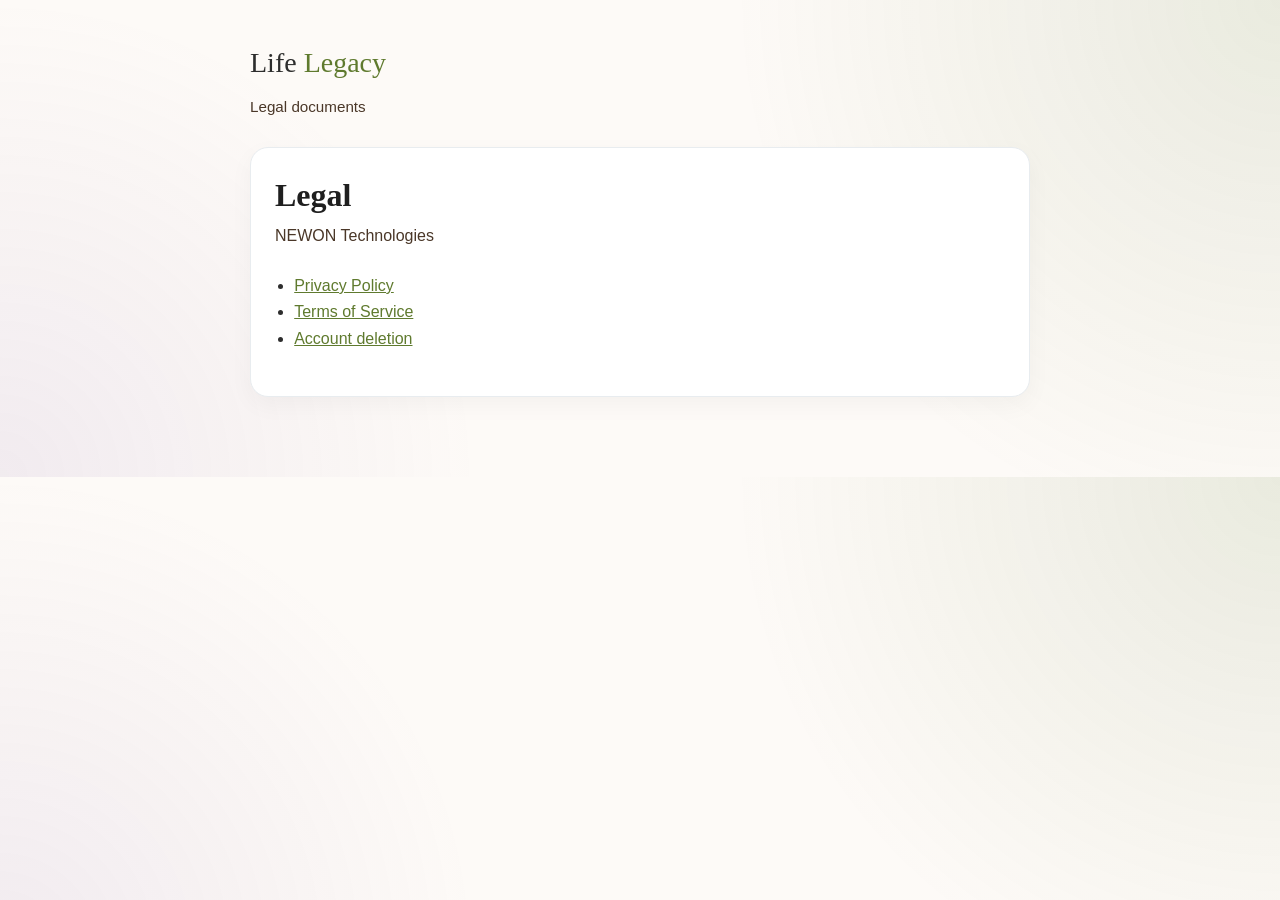
<file: index.html>
<!DOCTYPE html>
<html lang="en">
  <head>
    <meta charset="UTF-8" />
    <meta name="viewport" content="width=device-width, initial-scale=1" />
    <title>Life Legacy — Legal</title>
    <link rel="stylesheet" href="./styles.css" />
  </head>
  <body>
    <main class="wrap">
      <p class="brand">Life <span>Legacy</span></p>
      <p class="eyebrow">Legal documents</p>
      <article class="card">
        <h1>Legal</h1>
        <p class="meta">NEWON Technologies</p>
        <ul>
          <li><a href="./privacy-policy.html">Privacy Policy</a></li>
          <li><a href="./terms-of-service.html">Terms of Service</a></li>
          <li><a href="./account-deletion.html">Account deletion</a></li>
        </ul>
      </article>
    </main>
  </body>
</html>
</file>
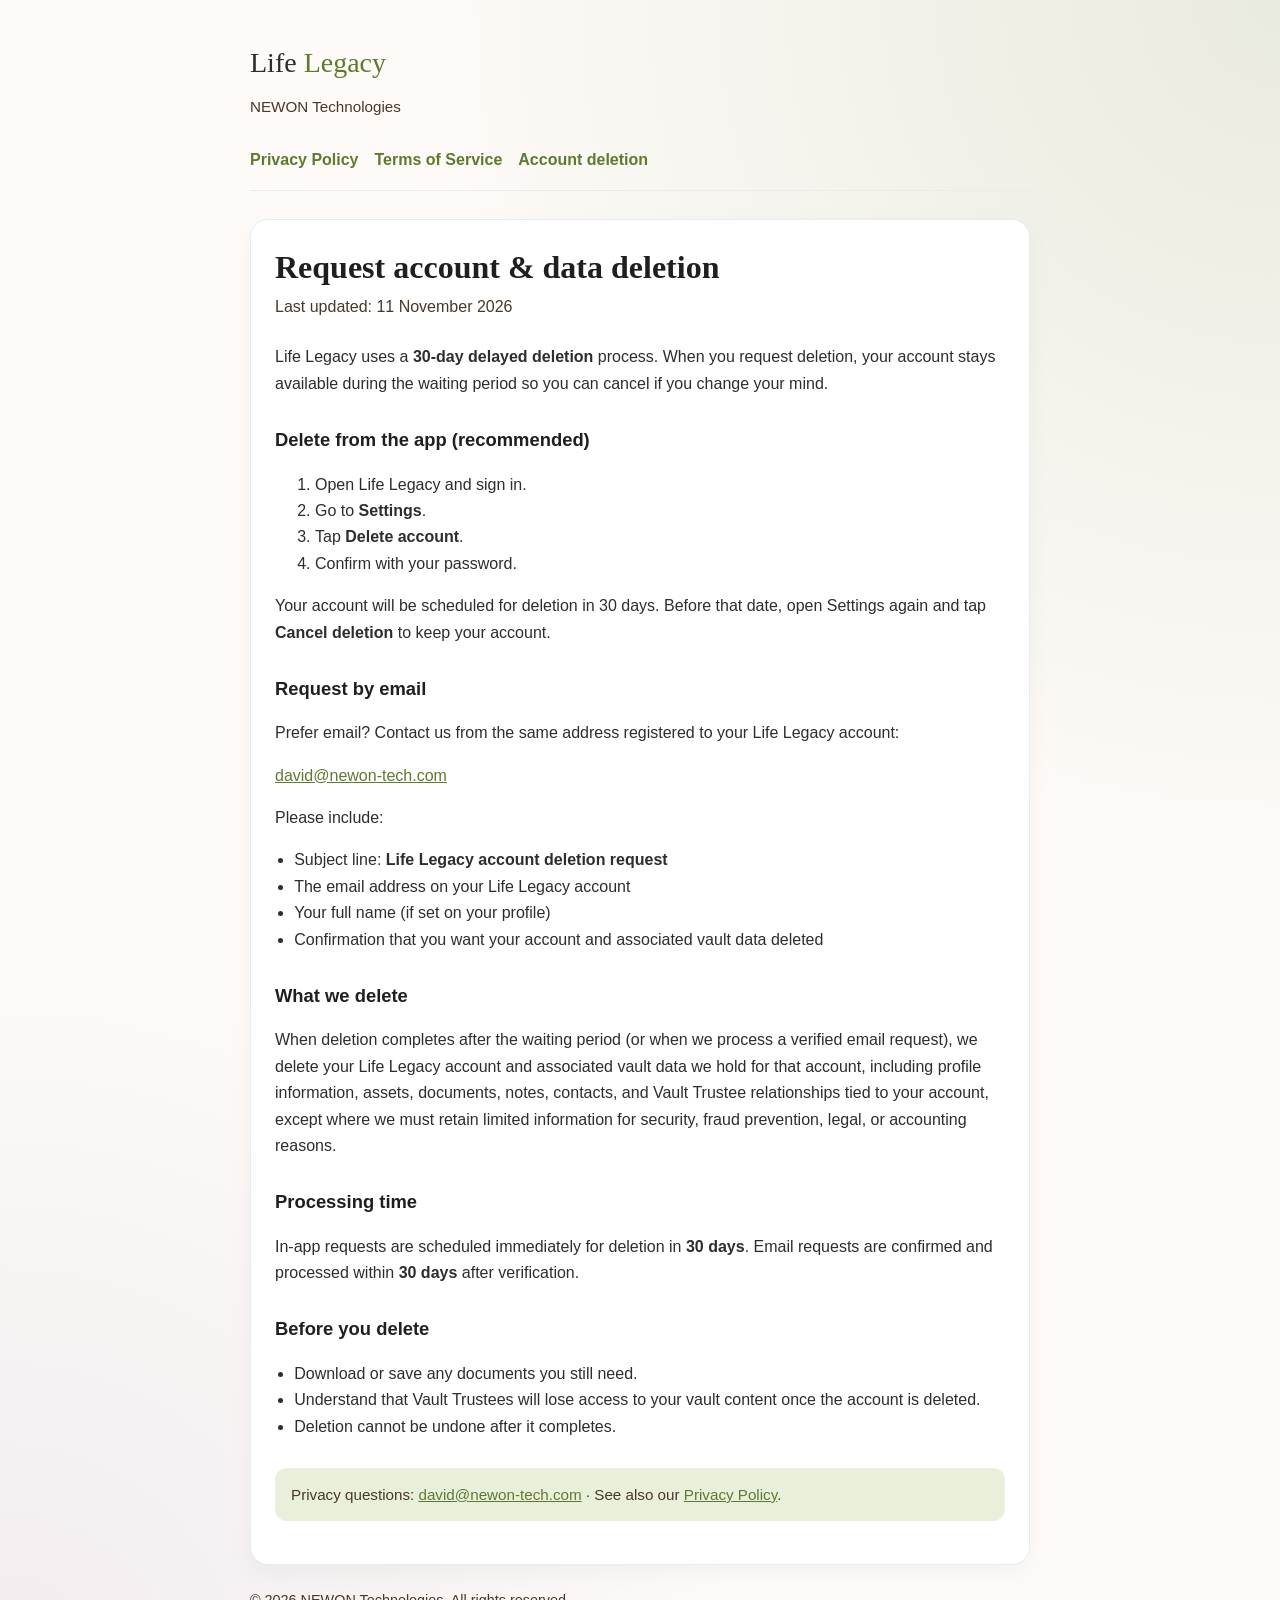
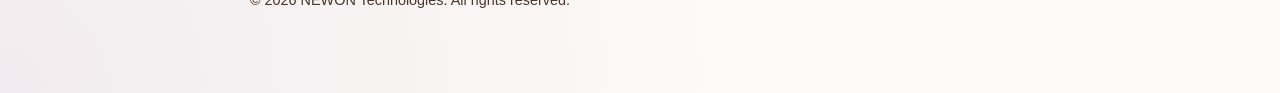
<file: account-deletion.html>
<!DOCTYPE html>
<html lang="en">
  <head>
    <meta charset="UTF-8" />
    <meta name="viewport" content="width=device-width, initial-scale=1" />
    <title>Account Deletion — Life Legacy</title>
    <link rel="stylesheet" href="./styles.css" />
  </head>
  <body>
    <main class="wrap">
      <p class="brand">Life <span>Legacy</span></p>
      <p class="eyebrow">NEWON Technologies</p>
      <nav>
        <a href="./privacy-policy.html">Privacy Policy</a>
        <a href="./terms-of-service.html">Terms of Service</a>
        <a href="./account-deletion.html">Account deletion</a>
      </nav>
      <article class="card">
        <h1>Request account &amp; data deletion</h1>
        <p class="meta">Last updated: 11 November 2026</p>

        <p>
          Life Legacy uses a <strong>30-day delayed deletion</strong> process.
          When you request deletion, your account stays available during the
          waiting period so you can cancel if you change your mind.
        </p>

        <h2>Delete from the app (recommended)</h2>
        <ol>
          <li>Open Life Legacy and sign in.</li>
          <li>Go to <strong>Settings</strong>.</li>
          <li>Tap <strong>Delete account</strong>.</li>
          <li>Confirm with your password.</li>
        </ol>
        <p>
          Your account will be scheduled for deletion in 30 days. Before that
          date, open Settings again and tap <strong>Cancel deletion</strong> to
          keep your account.
        </p>

        <h2>Request by email</h2>
        <p>
          Prefer email? Contact us from the same address registered to your Life
          Legacy account:
        </p>
        <p>
          <a href="mailto:david@newon-tech.com?subject=Life%20Legacy%20account%20deletion%20request">david@newon-tech.com</a>
        </p>
        <p>Please include:</p>
        <ul>
          <li>Subject line: <strong>Life Legacy account deletion request</strong></li>
          <li>The email address on your Life Legacy account</li>
          <li>Your full name (if set on your profile)</li>
          <li>Confirmation that you want your account and associated vault data deleted</li>
        </ul>

        <h2>What we delete</h2>
        <p>
          When deletion completes after the waiting period (or when we process a
          verified email request), we delete your Life Legacy account and
          associated vault data we hold for that account, including profile
          information, assets, documents, notes, contacts, and Vault Trustee
          relationships tied to your account, except where we must retain limited
          information for security, fraud prevention, legal, or accounting
          reasons.
        </p>

        <h2>Processing time</h2>
        <p>
          In-app requests are scheduled immediately for deletion in
          <strong>30 days</strong>. Email requests are confirmed and processed
          within <strong>30 days</strong> after verification.
        </p>

        <h2>Before you delete</h2>
        <ul>
          <li>Download or save any documents you still need.</li>
          <li>
            Understand that Vault Trustees will lose access to your vault content
            once the account is deleted.
          </li>
          <li>Deletion cannot be undone after it completes.</li>
        </ul>

        <p class="note">
          Privacy questions:
          <a href="mailto:david@newon-tech.com">david@newon-tech.com</a>
          · See also our
          <a href="./privacy-policy.html">Privacy Policy</a>.
        </p>
      </article>
      <footer>© 2026 NEWON Technologies. All rights reserved.</footer>
    </main>
  </body>
</html>
</file>
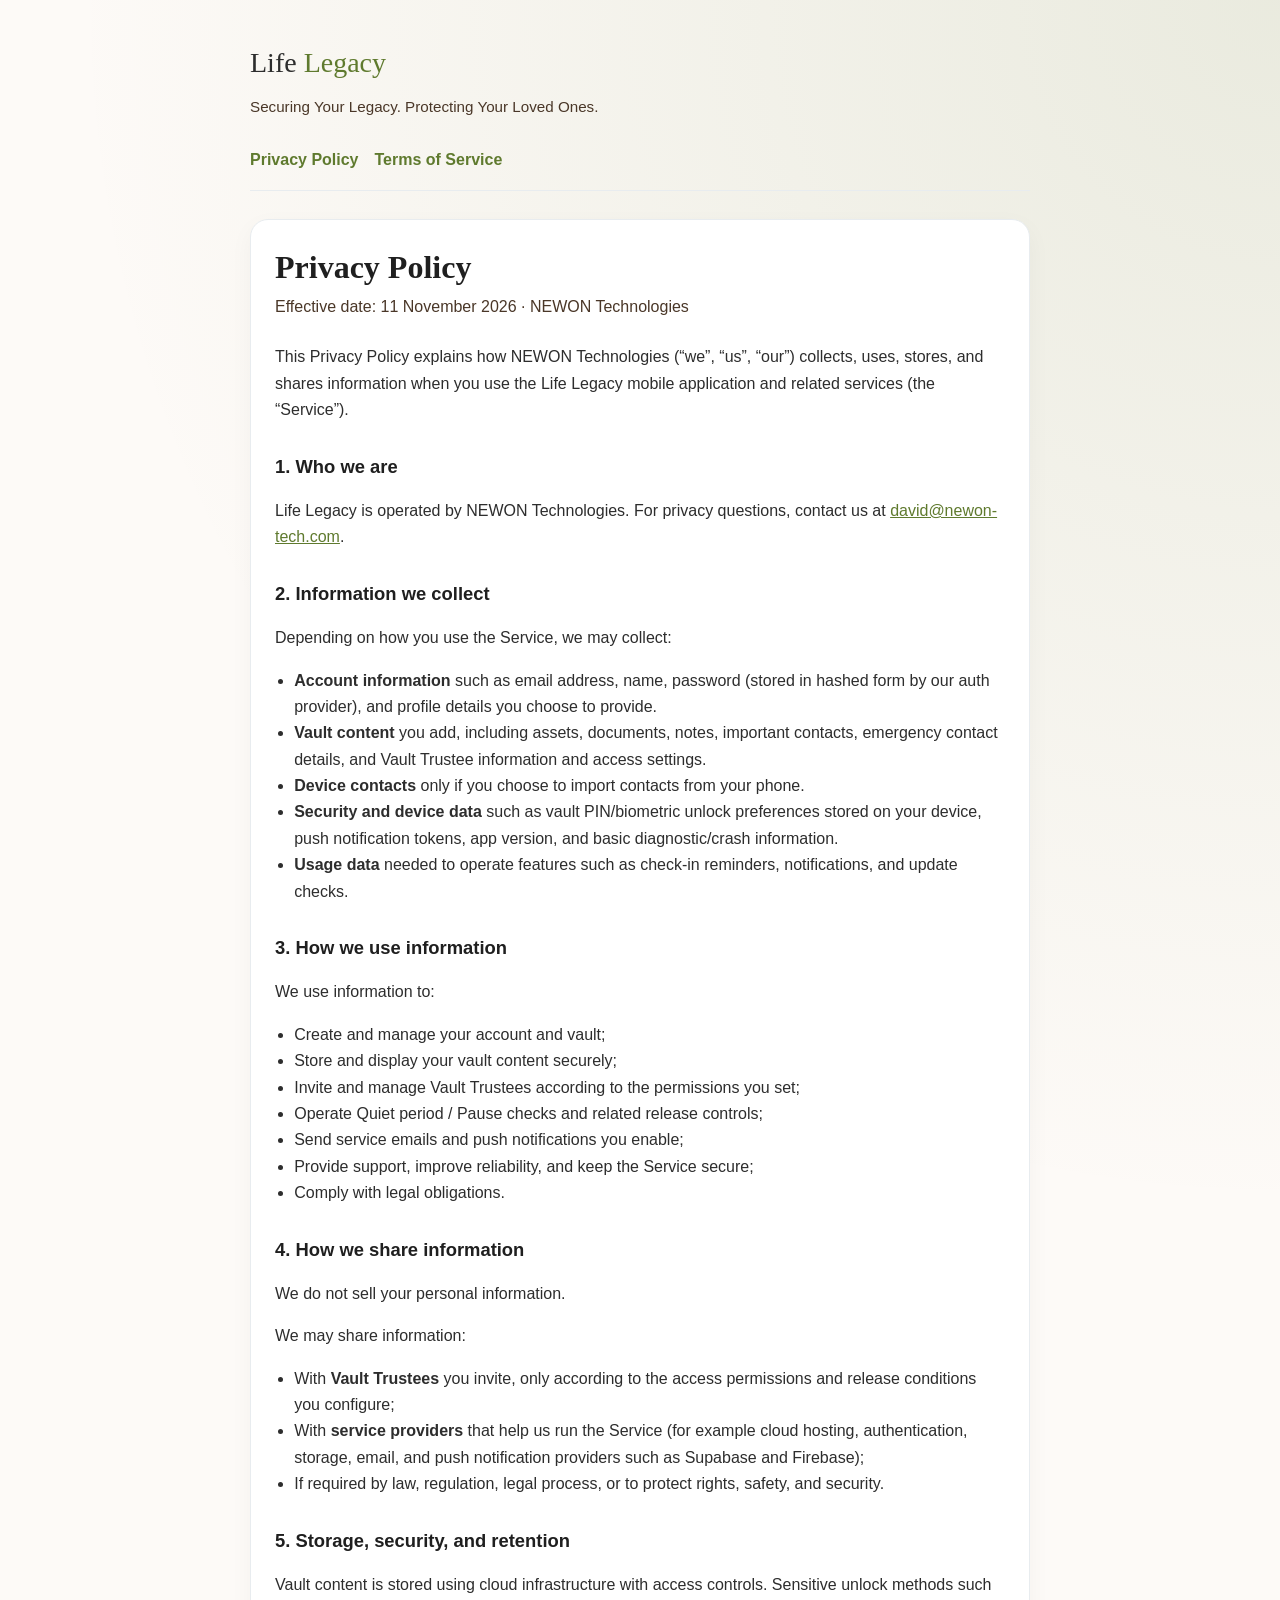
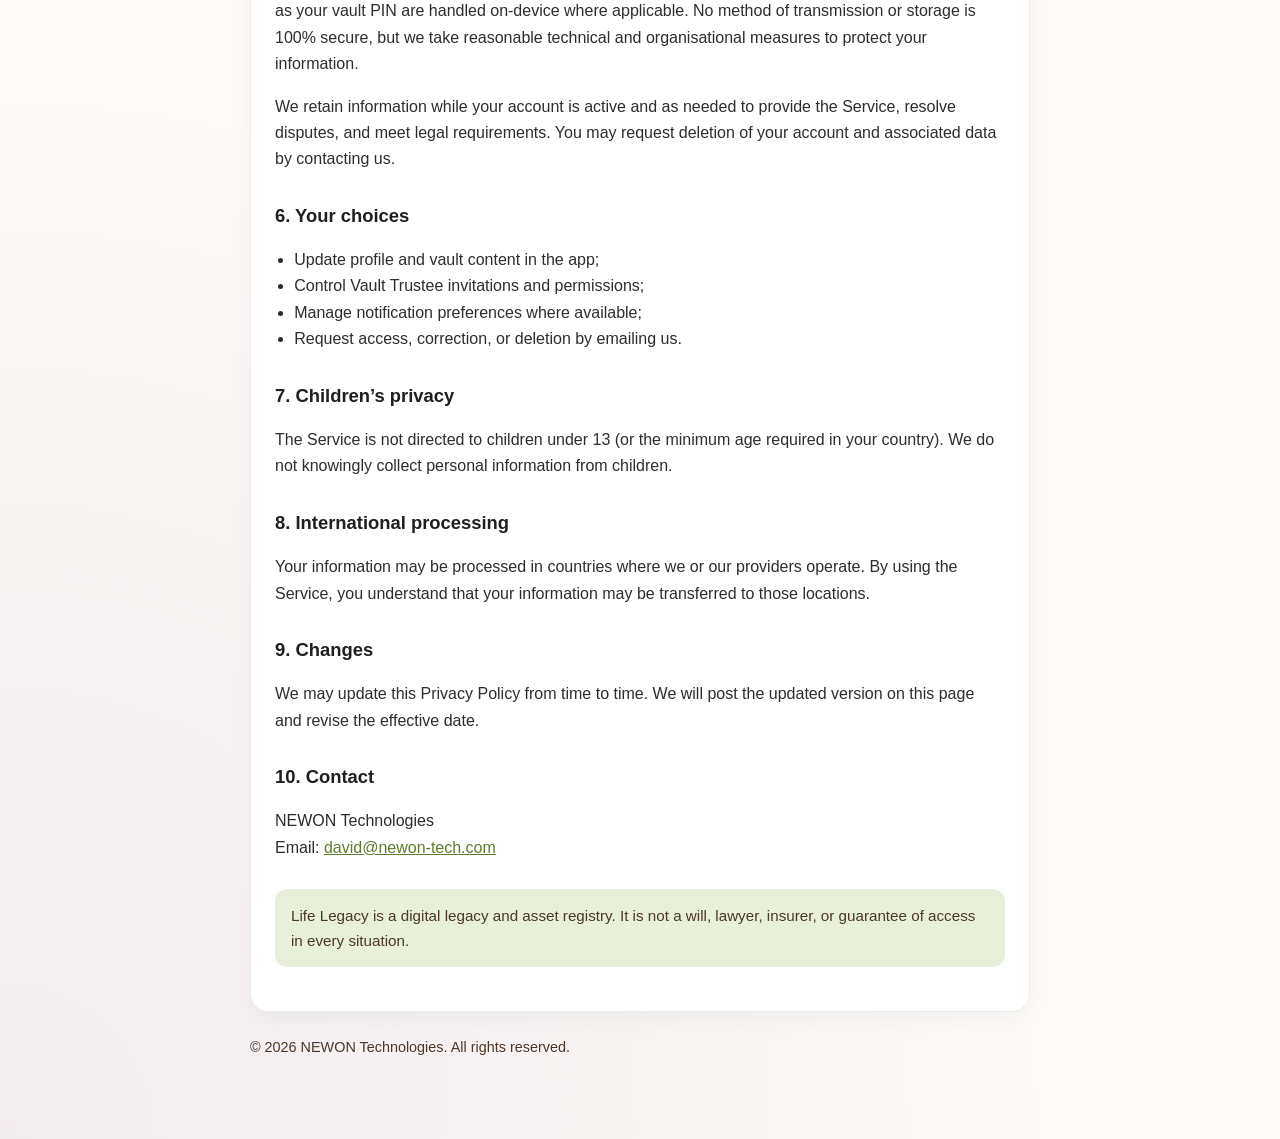
<file: privacy-policy.html>
<!DOCTYPE html>
<html lang="en">
  <head>
    <meta charset="UTF-8" />
    <meta name="viewport" content="width=device-width, initial-scale=1" />
    <title>Privacy Policy — Life Legacy</title>
    <link rel="stylesheet" href="./styles.css" />
  </head>
  <body>
    <main class="wrap">
      <p class="brand">Life <span>Legacy</span></p>
      <p class="eyebrow">Securing Your Legacy. Protecting Your Loved Ones.</p>
      <nav>
        <a href="./privacy-policy.html">Privacy Policy</a>
        <a href="./terms-of-service.html">Terms of Service</a>
      </nav>
      <article class="card">
        <h1>Privacy Policy</h1>
        <p class="meta">Effective date: 11 November 2026 · NEWON Technologies</p>

        <p>
          This Privacy Policy explains how NEWON Technologies (“we”, “us”, “our”)
          collects, uses, stores, and shares information when you use the Life
          Legacy mobile application and related services (the “Service”).
        </p>

        <h2>1. Who we are</h2>
        <p>
          Life Legacy is operated by NEWON Technologies. For privacy questions,
          contact us at
          <a href="mailto:david@newon-tech.com">david@newon-tech.com</a>.
        </p>

        <h2>2. Information we collect</h2>
        <p>Depending on how you use the Service, we may collect:</p>
        <ul>
          <li>
            <strong>Account information</strong> such as email address, name,
            password (stored in hashed form by our auth provider), and profile
            details you choose to provide.
          </li>
          <li>
            <strong>Vault content</strong> you add, including assets, documents,
            notes, important contacts, emergency contact details, and Vault
            Trustee information and access settings.
          </li>
          <li>
            <strong>Device contacts</strong> only if you choose to import
            contacts from your phone.
          </li>
          <li>
            <strong>Security and device data</strong> such as vault PIN/biometric
            unlock preferences stored on your device, push notification tokens,
            app version, and basic diagnostic/crash information.
          </li>
          <li>
            <strong>Usage data</strong> needed to operate features such as
            check-in reminders, notifications, and update checks.
          </li>
        </ul>

        <h2>3. How we use information</h2>
        <p>We use information to:</p>
        <ul>
          <li>Create and manage your account and vault;</li>
          <li>Store and display your vault content securely;</li>
          <li>
            Invite and manage Vault Trustees according to the permissions you
            set;
          </li>
          <li>
            Operate Quiet period / Pause checks and related release controls;
          </li>
          <li>Send service emails and push notifications you enable;</li>
          <li>Provide support, improve reliability, and keep the Service secure;</li>
          <li>Comply with legal obligations.</li>
        </ul>

        <h2>4. How we share information</h2>
        <p>We do not sell your personal information.</p>
        <p>We may share information:</p>
        <ul>
          <li>
            With <strong>Vault Trustees</strong> you invite, only according to
            the access permissions and release conditions you configure;
          </li>
          <li>
            With <strong>service providers</strong> that help us run the Service
            (for example cloud hosting, authentication, storage, email, and push
            notification providers such as Supabase and Firebase);
          </li>
          <li>
            If required by law, regulation, legal process, or to protect rights,
            safety, and security.
          </li>
        </ul>

        <h2>5. Storage, security, and retention</h2>
        <p>
          Vault content is stored using cloud infrastructure with access
          controls. Sensitive unlock methods such as your vault PIN are handled
          on-device where applicable. No method of transmission or storage is
          100% secure, but we take reasonable technical and organisational
          measures to protect your information.
        </p>
        <p>
          We retain information while your account is active and as needed to
          provide the Service, resolve disputes, and meet legal requirements. You
          may request deletion of your account and associated data by contacting
          us.
        </p>

        <h2>6. Your choices</h2>
        <ul>
          <li>Update profile and vault content in the app;</li>
          <li>Control Vault Trustee invitations and permissions;</li>
          <li>Manage notification preferences where available;</li>
          <li>Request access, correction, or deletion by emailing us.</li>
        </ul>

        <h2>7. Children’s privacy</h2>
        <p>
          The Service is not directed to children under 13 (or the minimum age
          required in your country). We do not knowingly collect personal
          information from children.
        </p>

        <h2>8. International processing</h2>
        <p>
          Your information may be processed in countries where we or our
          providers operate. By using the Service, you understand that your
          information may be transferred to those locations.
        </p>

        <h2>9. Changes</h2>
        <p>
          We may update this Privacy Policy from time to time. We will post the
          updated version on this page and revise the effective date.
        </p>

        <h2>10. Contact</h2>
        <p>
          NEWON Technologies<br />
          Email:
          <a href="mailto:david@newon-tech.com">david@newon-tech.com</a>
        </p>

        <p class="note">
          Life Legacy is a digital legacy and asset registry. It is not a will,
          lawyer, insurer, or guarantee of access in every situation.
        </p>
      </article>
      <footer>© 2026 NEWON Technologies. All rights reserved.</footer>
    </main>
  </body>
</html>
</file>
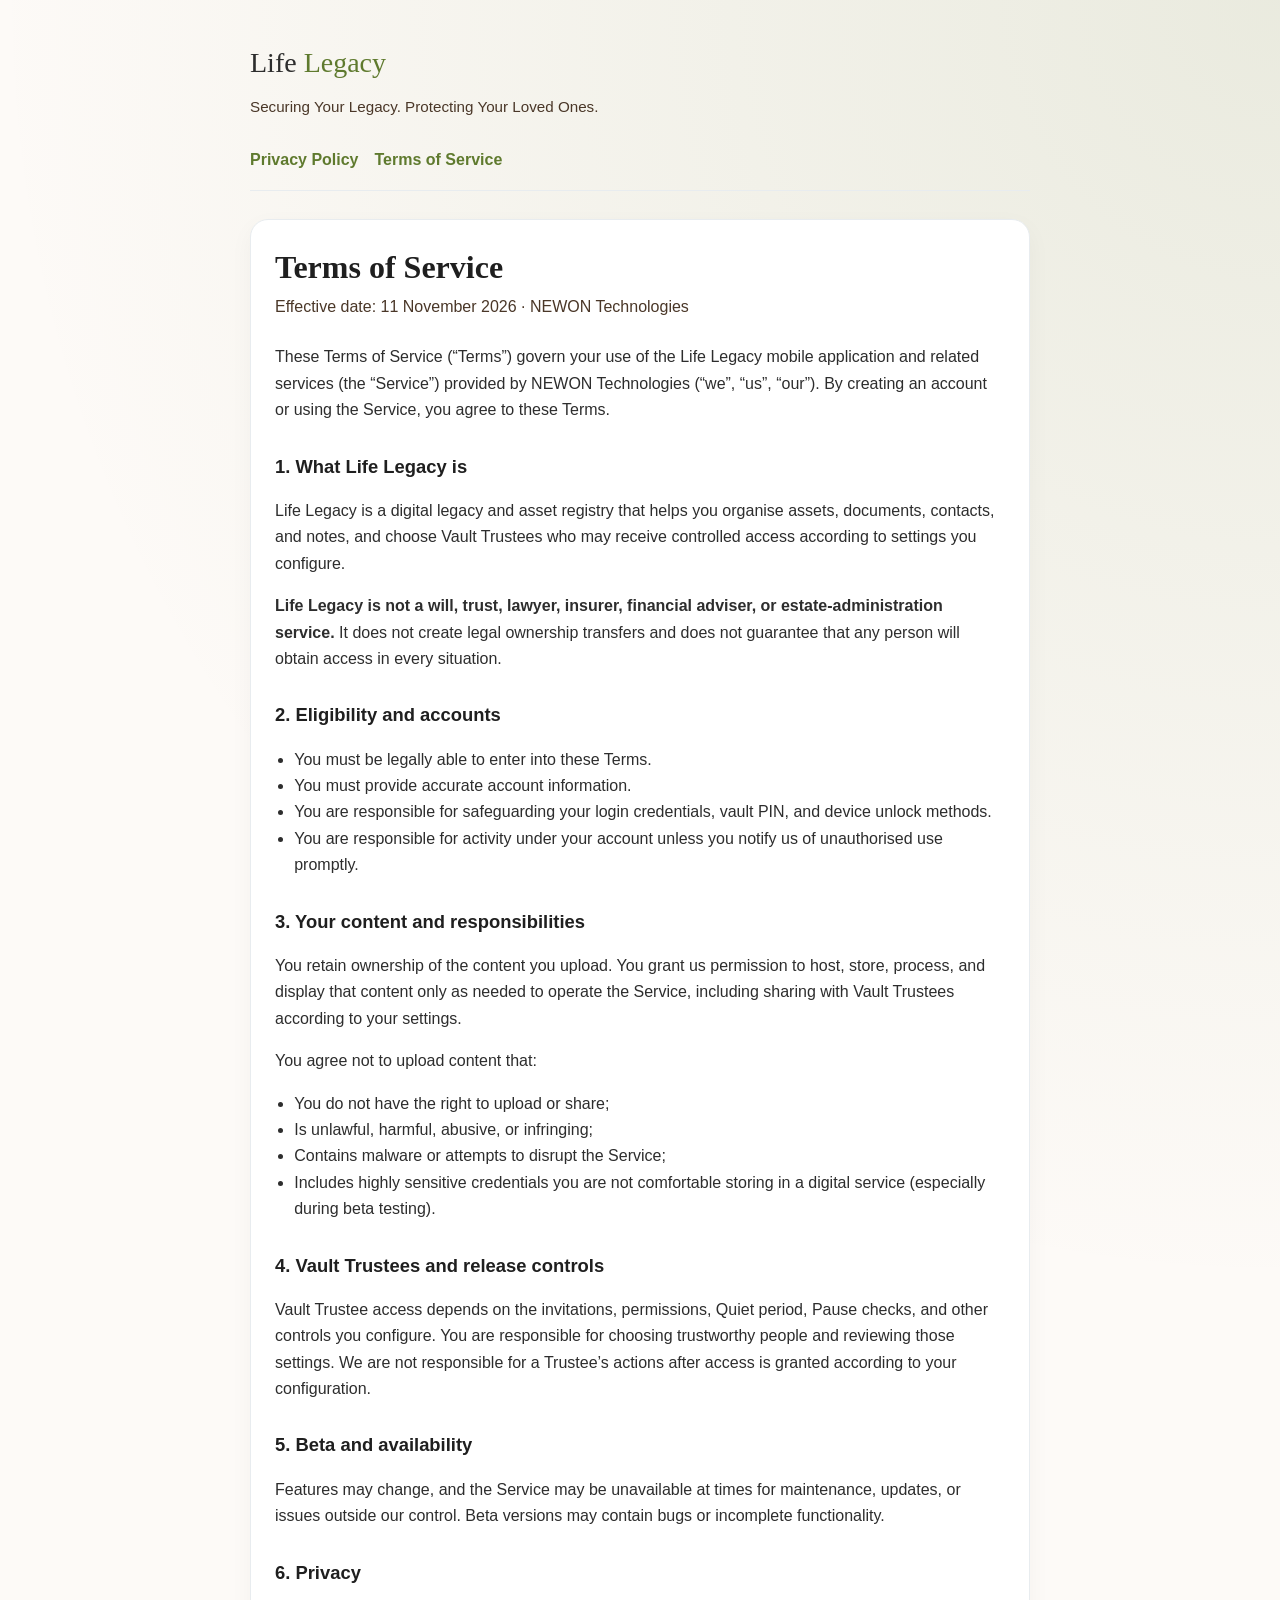
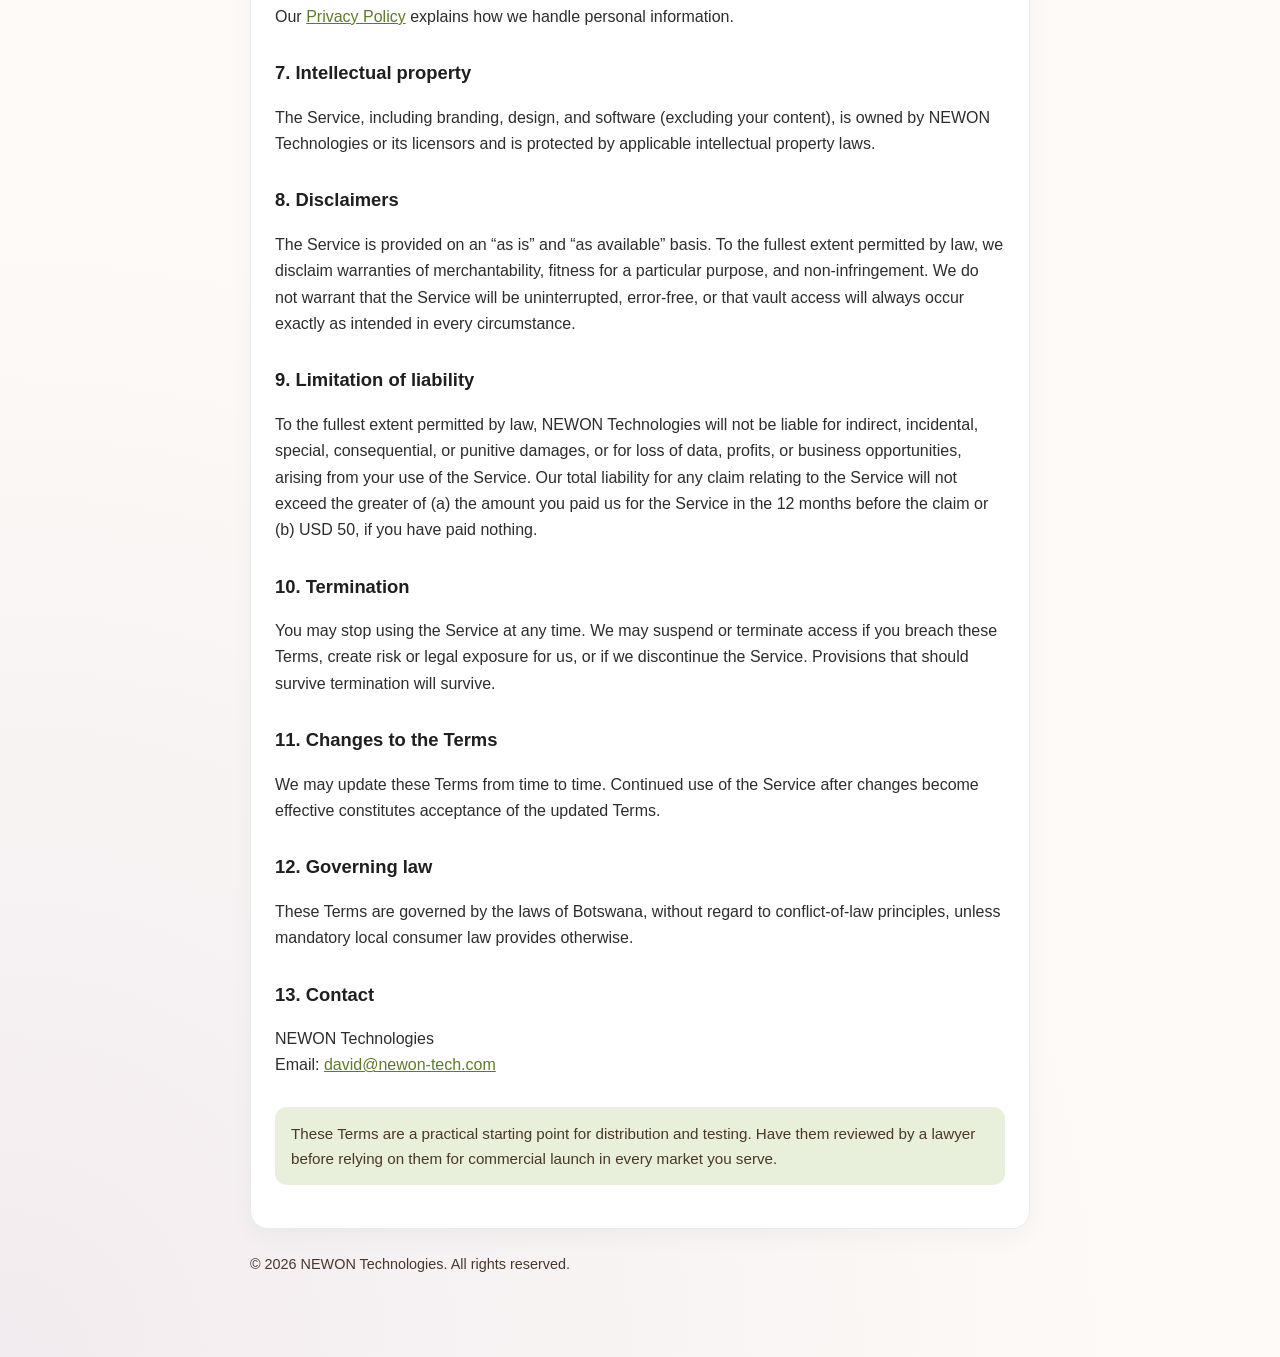
<file: terms-of-service.html>
<!DOCTYPE html>
<html lang="en">
  <head>
    <meta charset="UTF-8" />
    <meta name="viewport" content="width=device-width, initial-scale=1" />
    <title>Terms of Service — Life Legacy</title>
    <link rel="stylesheet" href="./styles.css" />
  </head>
  <body>
    <main class="wrap">
      <p class="brand">Life <span>Legacy</span></p>
      <p class="eyebrow">Securing Your Legacy. Protecting Your Loved Ones.</p>
      <nav>
        <a href="./privacy-policy.html">Privacy Policy</a>
        <a href="./terms-of-service.html">Terms of Service</a>
      </nav>
      <article class="card">
        <h1>Terms of Service</h1>
        <p class="meta">Effective date: 11 November 2026 · NEWON Technologies</p>

        <p>
          These Terms of Service (“Terms”) govern your use of the Life Legacy
          mobile application and related services (the “Service”) provided by
          NEWON Technologies (“we”, “us”, “our”). By creating an account or using
          the Service, you agree to these Terms.
        </p>

        <h2>1. What Life Legacy is</h2>
        <p>
          Life Legacy is a digital legacy and asset registry that helps you
          organise assets, documents, contacts, and notes, and choose Vault
          Trustees who may receive controlled access according to settings you
          configure.
        </p>
        <p>
          <strong>Life Legacy is not a will, trust, lawyer, insurer, financial
          adviser, or estate-administration service.</strong>
          It does not create legal ownership transfers and does not guarantee
          that any person will obtain access in every situation.
        </p>

        <h2>2. Eligibility and accounts</h2>
        <ul>
          <li>You must be legally able to enter into these Terms.</li>
          <li>You must provide accurate account information.</li>
          <li>
            You are responsible for safeguarding your login credentials, vault
            PIN, and device unlock methods.
          </li>
          <li>
            You are responsible for activity under your account unless you notify
            us of unauthorised use promptly.
          </li>
        </ul>

        <h2>3. Your content and responsibilities</h2>
        <p>
          You retain ownership of the content you upload. You grant us permission
          to host, store, process, and display that content only as needed to
          operate the Service, including sharing with Vault Trustees according to
          your settings.
        </p>
        <p>You agree not to upload content that:</p>
        <ul>
          <li>You do not have the right to upload or share;</li>
          <li>Is unlawful, harmful, abusive, or infringing;</li>
          <li>Contains malware or attempts to disrupt the Service;</li>
          <li>
            Includes highly sensitive credentials you are not comfortable storing
            in a digital service (especially during beta testing).
          </li>
        </ul>

        <h2>4. Vault Trustees and release controls</h2>
        <p>
          Vault Trustee access depends on the invitations, permissions, Quiet
          period, Pause checks, and other controls you configure. You are
          responsible for choosing trustworthy people and reviewing those
          settings. We are not responsible for a Trustee’s actions after access
          is granted according to your configuration.
        </p>

        <h2>5. Beta and availability</h2>
        <p>
          Features may change, and the Service may be unavailable at times for
          maintenance, updates, or issues outside our control. Beta versions may
          contain bugs or incomplete functionality.
        </p>

        <h2>6. Privacy</h2>
        <p>
          Our
          <a href="./privacy-policy.html">Privacy Policy</a>
          explains how we handle personal information.
        </p>

        <h2>7. Intellectual property</h2>
        <p>
          The Service, including branding, design, and software (excluding your
          content), is owned by NEWON Technologies or its licensors and is
          protected by applicable intellectual property laws.
        </p>

        <h2>8. Disclaimers</h2>
        <p>
          The Service is provided on an “as is” and “as available” basis. To the
          fullest extent permitted by law, we disclaim warranties of
          merchantability, fitness for a particular purpose, and
          non-infringement. We do not warrant that the Service will be
          uninterrupted, error-free, or that vault access will always occur
          exactly as intended in every circumstance.
        </p>

        <h2>9. Limitation of liability</h2>
        <p>
          To the fullest extent permitted by law, NEWON Technologies will not be
          liable for indirect, incidental, special, consequential, or punitive
          damages, or for loss of data, profits, or business opportunities,
          arising from your use of the Service. Our total liability for any claim
          relating to the Service will not exceed the greater of (a) the amount
          you paid us for the Service in the 12 months before the claim or (b)
          USD 50, if you have paid nothing.
        </p>

        <h2>10. Termination</h2>
        <p>
          You may stop using the Service at any time. We may suspend or terminate
          access if you breach these Terms, create risk or legal exposure for us,
          or if we discontinue the Service. Provisions that should survive
          termination will survive.
        </p>

        <h2>11. Changes to the Terms</h2>
        <p>
          We may update these Terms from time to time. Continued use of the
          Service after changes become effective constitutes acceptance of the
          updated Terms.
        </p>

        <h2>12. Governing law</h2>
        <p>
          These Terms are governed by the laws of Botswana, without regard to
          conflict-of-law principles, unless mandatory local consumer law
          provides otherwise.
        </p>

        <h2>13. Contact</h2>
        <p>
          NEWON Technologies<br />
          Email:
          <a href="mailto:david@newon-tech.com">david@newon-tech.com</a>
        </p>

        <p class="note">
          These Terms are a practical starting point for distribution and testing.
          Have them reviewed by a lawyer before relying on them for commercial
          launch in every market you serve.
        </p>
      </article>
      <footer>© 2026 NEWON Technologies. All rights reserved.</footer>
    </main>
  </body>
</html>
</file>
<file: styles.css>
:root {
  --bg: #fdfaf7;
  --ink: #1f1f1f;
  --muted: #4a3728;
  --green: #5f7a2e;
  --line: #e8ecef;
  --card: #ffffff;
}

* {
  box-sizing: border-box;
}

body {
  margin: 0;
  font-family: Inter, Segoe UI, Roboto, Helvetica, Arial, sans-serif;
  color: var(--ink);
  background:
    radial-gradient(circle at top right, rgba(95, 122, 46, 0.12), transparent 40%),
    radial-gradient(circle at bottom left, rgba(139, 107, 168, 0.1), transparent 35%),
    var(--bg);
  line-height: 1.65;
}

a {
  color: var(--green);
}

.wrap {
  max-width: 820px;
  margin: 0 auto;
  padding: 40px 20px 80px;
}

.brand {
  font-family: Georgia, "Times New Roman", serif;
  font-size: 1.75rem;
  margin: 0 0 8px;
}

.brand span {
  color: var(--green);
}

.eyebrow {
  color: var(--muted);
  font-size: 0.95rem;
  margin: 0 0 28px;
}

nav {
  display: flex;
  gap: 16px;
  flex-wrap: wrap;
  margin-bottom: 28px;
  padding-bottom: 16px;
  border-bottom: 1px solid var(--line);
}

nav a {
  text-decoration: none;
  font-weight: 600;
}

.card {
  background: var(--card);
  border: 1px solid var(--line);
  border-radius: 18px;
  padding: 28px 24px;
  box-shadow: 0 8px 24px rgba(0, 0, 0, 0.04);
}

h1 {
  font-family: Georgia, "Times New Roman", serif;
  font-size: 2rem;
  line-height: 1.2;
  margin: 0 0 8px;
}

.meta {
  color: var(--muted);
  margin: 0 0 24px;
}

h2 {
  font-size: 1.15rem;
  margin: 28px 0 10px;
}

p,
li {
  color: #2d2d2d;
}

ul {
  padding-left: 1.2rem;
}

.note {
  margin-top: 28px;
  padding: 14px 16px;
  border-radius: 12px;
  background: #e8f0dc;
  color: var(--muted);
  font-size: 0.95rem;
}

footer {
  margin-top: 24px;
  color: var(--muted);
  font-size: 0.9rem;
}
</file>
